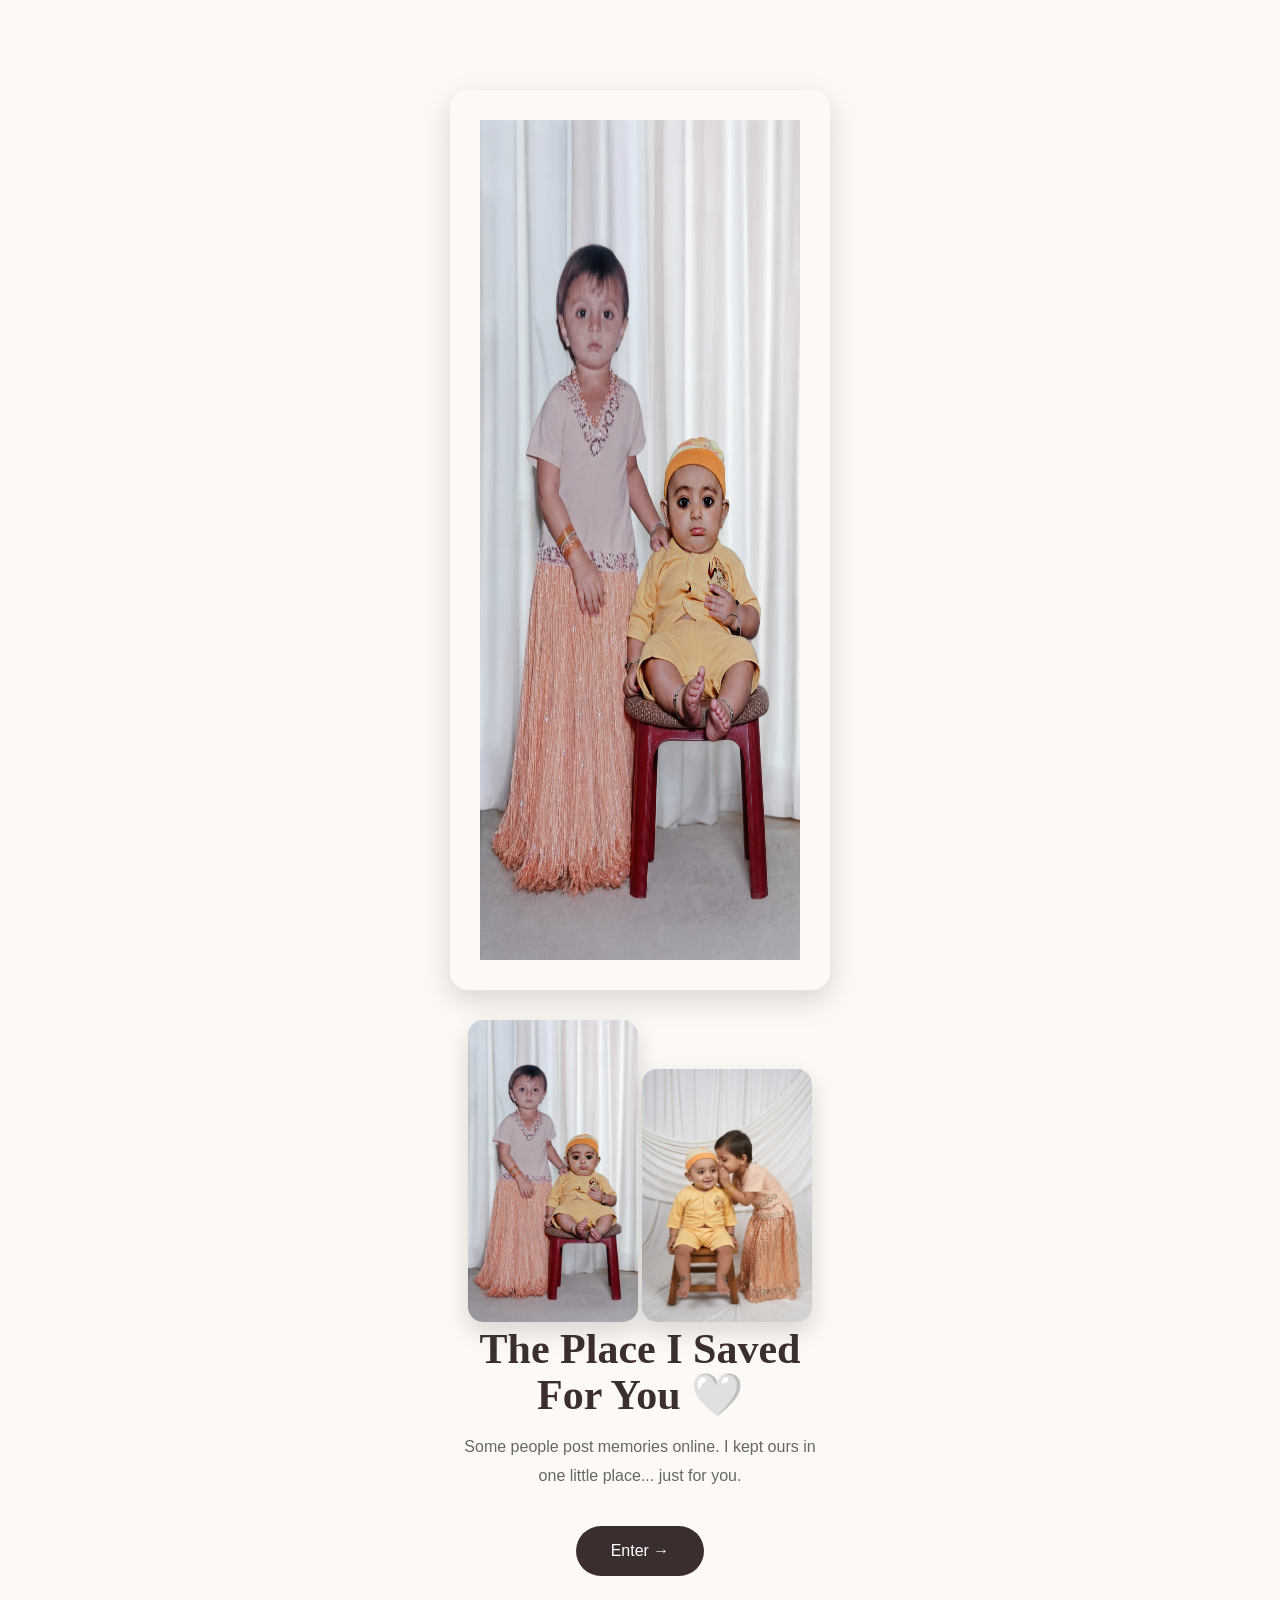
<file: index.html>
<!DOCTYPE html>
<html lang="en">
<head>
<meta charset="UTF-8">
<meta name="viewport" content="width=device-width, initial-scale=1.0">

<title>The Place I Saved For You</title>

<link rel="stylesheet" href="style.css">

<style>

*{
margin:0;
padding:0;
box-sizing:border-box;
}

body{
background:#fdfaf6;
font-family:Poppins,sans-serif;
display:flex;
justify-content:center;
align-items:center;
min-height:100vh;
padding:25px;
}

.container{
max-width:420px;
text-align:center;
}

.hero{
width:100%;
border-radius:18px;
box-shadow:0 10px 30px rgba(0,0,0,.15);
margin-bottom:30px;
}

h1{
font-family:"Cormorant Garamond",serif;
font-size:42px;
margin-bottom:15px;
color:#3b2e2e;
}

p{
font-size:16px;
line-height:1.8;
color:#666;
margin-bottom:35px;
}

button{
padding:16px 35px;
font-size:16px;
border:none;
border-radius:40px;
background:#3b2e2e;
color:white;
cursor:pointer;
transition:.3s;
}

button:hover{
transform:scale(1.05);
}

</style>

</head>

<body>

<div class="container">

<img src="assets/photos/childhood1.png" class="hero">
<img src="assets/photos/childhood1.png" class="photo">

<img src="assets/photos/childhood2.jpeg" class="photo">

<h1>The Place I Saved For You 🤍</h1>

<p>
Some people post memories online.
I kept ours in one little place...
just for you.
</p>
<a href="index.html">

<button>
Enter →
</button>
</a>

</div>

</body>
</html>
</file>
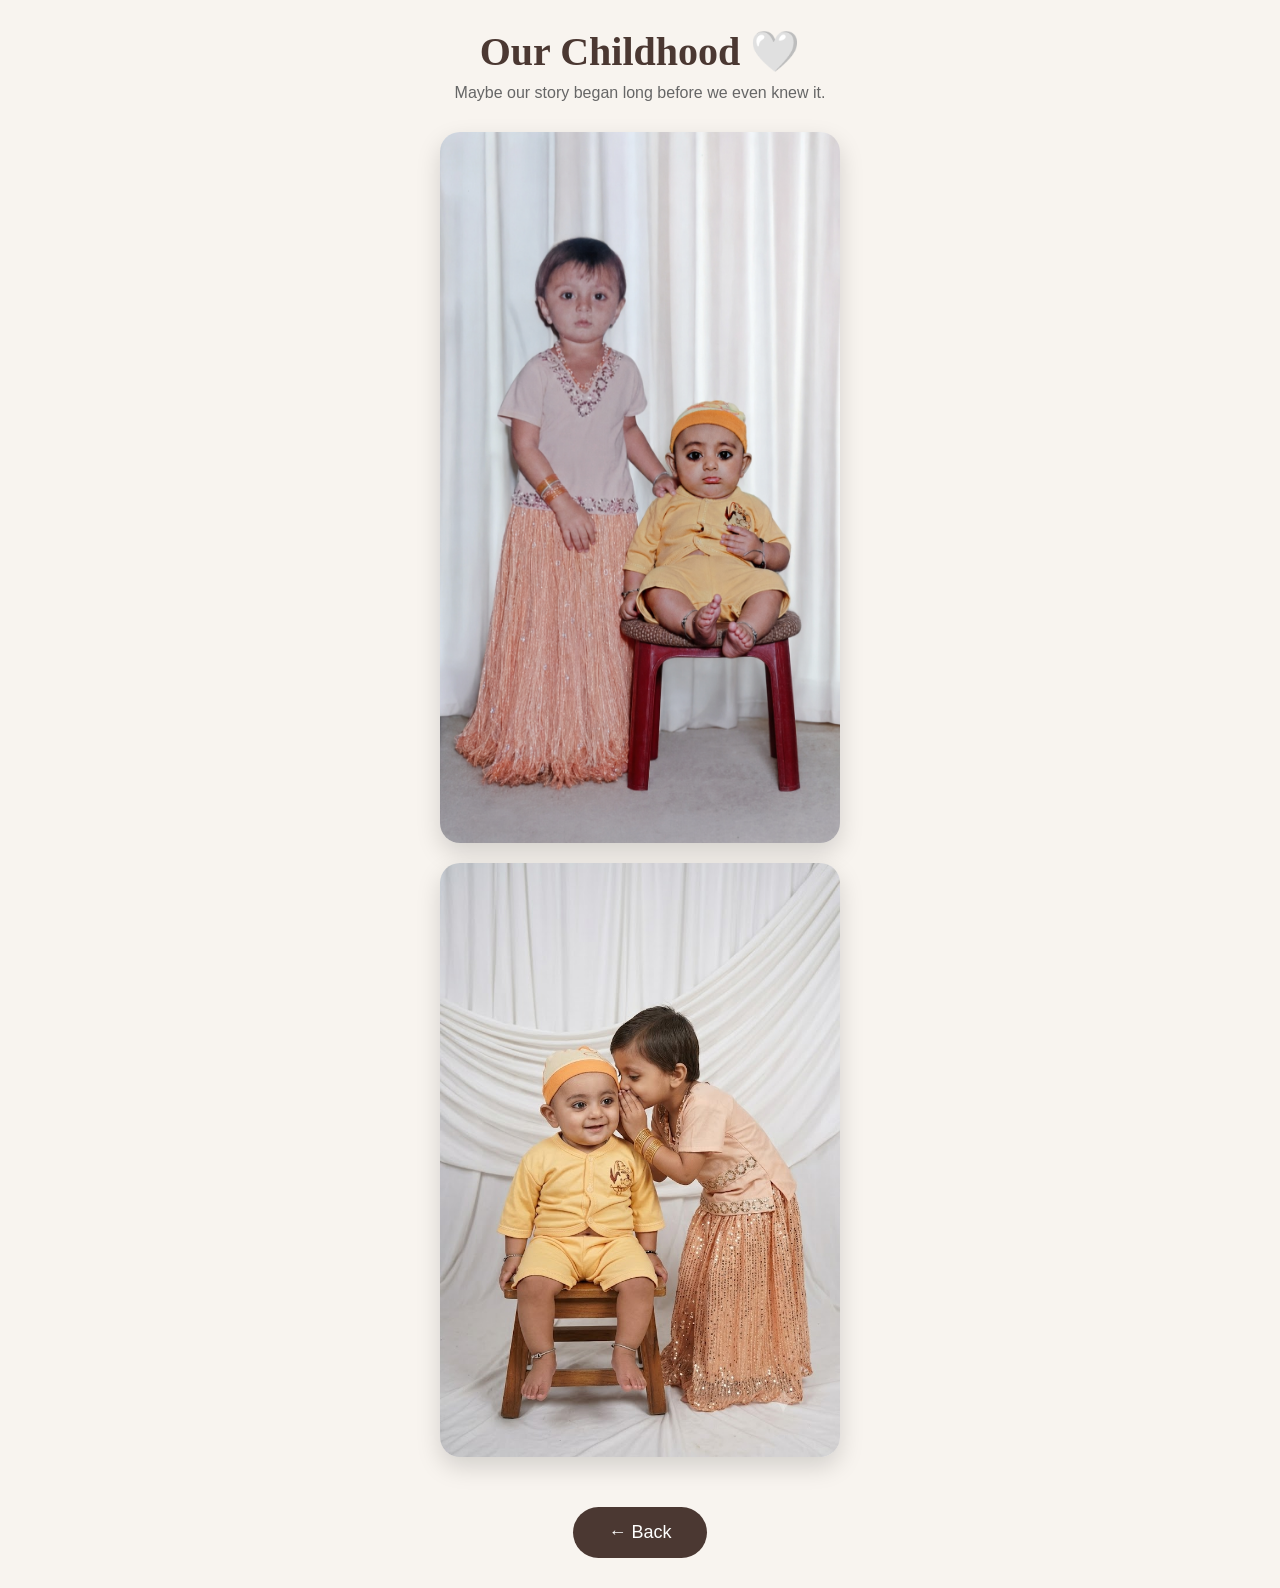
<file: memories.html>
<!DOCTYPE html>
<html lang="en">
<head>
<meta charset="UTF-8">
<meta name="viewport" content="width=device-width, initial-scale=1.0">
<title>Our Childhood</title>

<link rel="stylesheet" href="../style.css">

<style>
body{
background:#f8f4ef;
font-family:Poppins,sans-serif;
text-align:center;
padding:30px;
}

h1{
font-size:40px;
color:#4b3832;
margin-bottom:10px;
}

p{
color:#666;
margin-bottom:30px;
}

.photo{
width:90%;
max-width:400px;
border-radius:20px;
box-shadow:0 10px 25px rgba(0,0,0,.15);
margin:20px auto;
display:block;
}

button{
padding:15px 35px;
border:none;
border-radius:40px;
background:#4b3832;
color:white;
font-size:18px;
cursor:pointer;
margin-top:30px;
}
</style>

</head>

<body>

<h1>Our Childhood 🤍</h1>

<p>
Maybe our story began long before we even knew it.
</p>

<img src="../assets/photos/childhood1.png" class="photo">

<img src="../assets/photos/childhood2.jpeg" class="photo">

<a href="../index.html">
<button>← Back</button>
</a>

</body>
</html>
</file>
<file: style.css>
*{
margin:0;
padding:0;
box-sizing:border-box;
}

html{
scroll-behavior:smooth;
}

body{
background:#F8F4EE;
font-family:'Poppins',sans-serif;
color:#3A312A;
overflow-x:hidden;
}

.hero{
min-height:100vh;
display:flex;
justify-content:center;
align-items:center;
padding:30px;
}

.glass{
width:100%;
max-width:420px;
background:rgba(255,255,255,.72);
backdrop-filter:blur(18px);
border:1px solid rgba(255,255,255,.5);
border-radius:28px;
padding:35px 25px;
text-align:center;
box-shadow:0 20px 60px rgba(0,0,0,.12);
animation:fade 1s ease;
}

h1{
font-family:'Cormorant Garamond',serif;
font-size:44px;
font-weight:700;
line-height:1.1;
margin-bottom:18px;
}

.subtitle{
font-size:16px;
line-height:1.8;
color:#6C6259;
margin-bottom:28px;
}

.main-photo{
width:100%;
border-radius:22px;
margin-bottom:28px;
box-shadow:0 18px 35px rgba(0,0,0,.18);
transition:.4s;
}

.main-photo:hover{
transform:scale(1.02);
}

button{
background:#3A312A;
color:white;
border:none;
padding:15px 32px;
border-radius:100px;
font-size:16px;
cursor:pointer;
transition:.35s;
}

button:hover{
transform:translateY(-3px);
background:#1F1A16;
}

@keyframes fade{

from{
opacity:0;
transform:translateY(35px);
}

to{
opacity:1;
transform:translateY(0);
}

}
body{
    margin:0;
    font-family:'Poppins',sans-serif;
    background:linear-gradient(135deg,#fff8f5,#f8f1ff);
}

.container{
    max-width:900px;
    margin:auto;
    text-align:center;
    padding:40px 20px;
}

.hero{
    width:280px;
    border-radius:20px;
    box-shadow:0 15px 35px rgba(0,0,0,.2);
    margin:25px auto;
    display:block;
}

.gallery{
    display:flex;
    justify-content:center;
    gap:15px;
    flex-wrap:wrap;
    margin-top:20px;
}

.photo{
    width:170px;
    border-radius:15px;
    box-shadow:0 10px 25px rgba(0,0,0,.15);
    transition:.3s;
}

.photo:hover{
    transform:scale(1.05);
}

button{
    padding:15px 35px;
    border:none;
    border-radius:50px;
    background:#111;
    color:white;
    font-size:17px;
    cursor:pointer;
    transition:.3s;
}

button:hover{
    transform:scale(1.05);
    background:#333;
}
</file>
